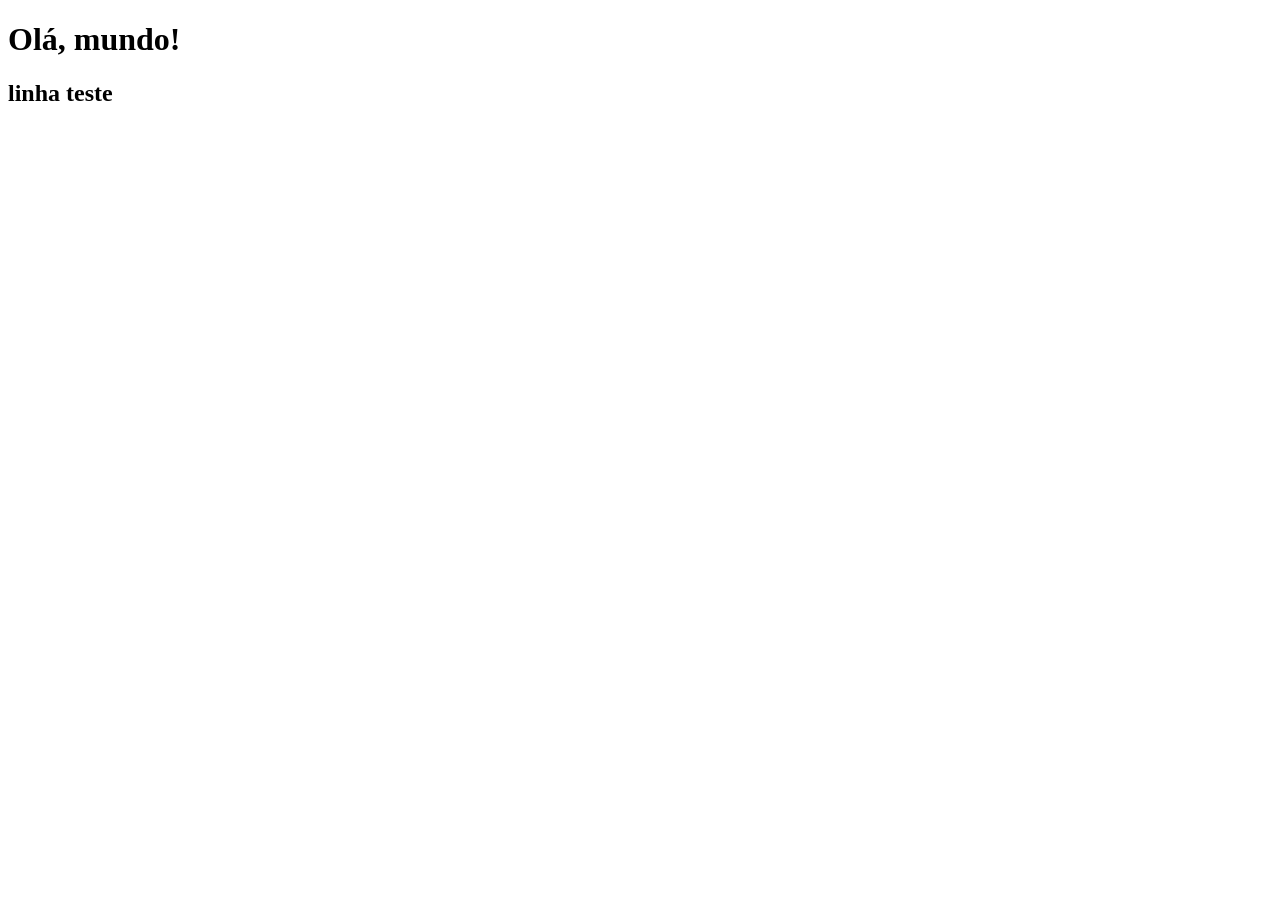
<file: index.html>
<!DOCTYPE html>
<html lang="en">
<head>
    <meta charset="UTF-8">
    <meta name="viewport" content="width=device-width, initial-scale=1.0">
    <title>Document</title>
</head>
<body>
    <h1>Olá, mundo!</h1>
    <h2>linha teste</h2>
    
</body>
</html>
</file>
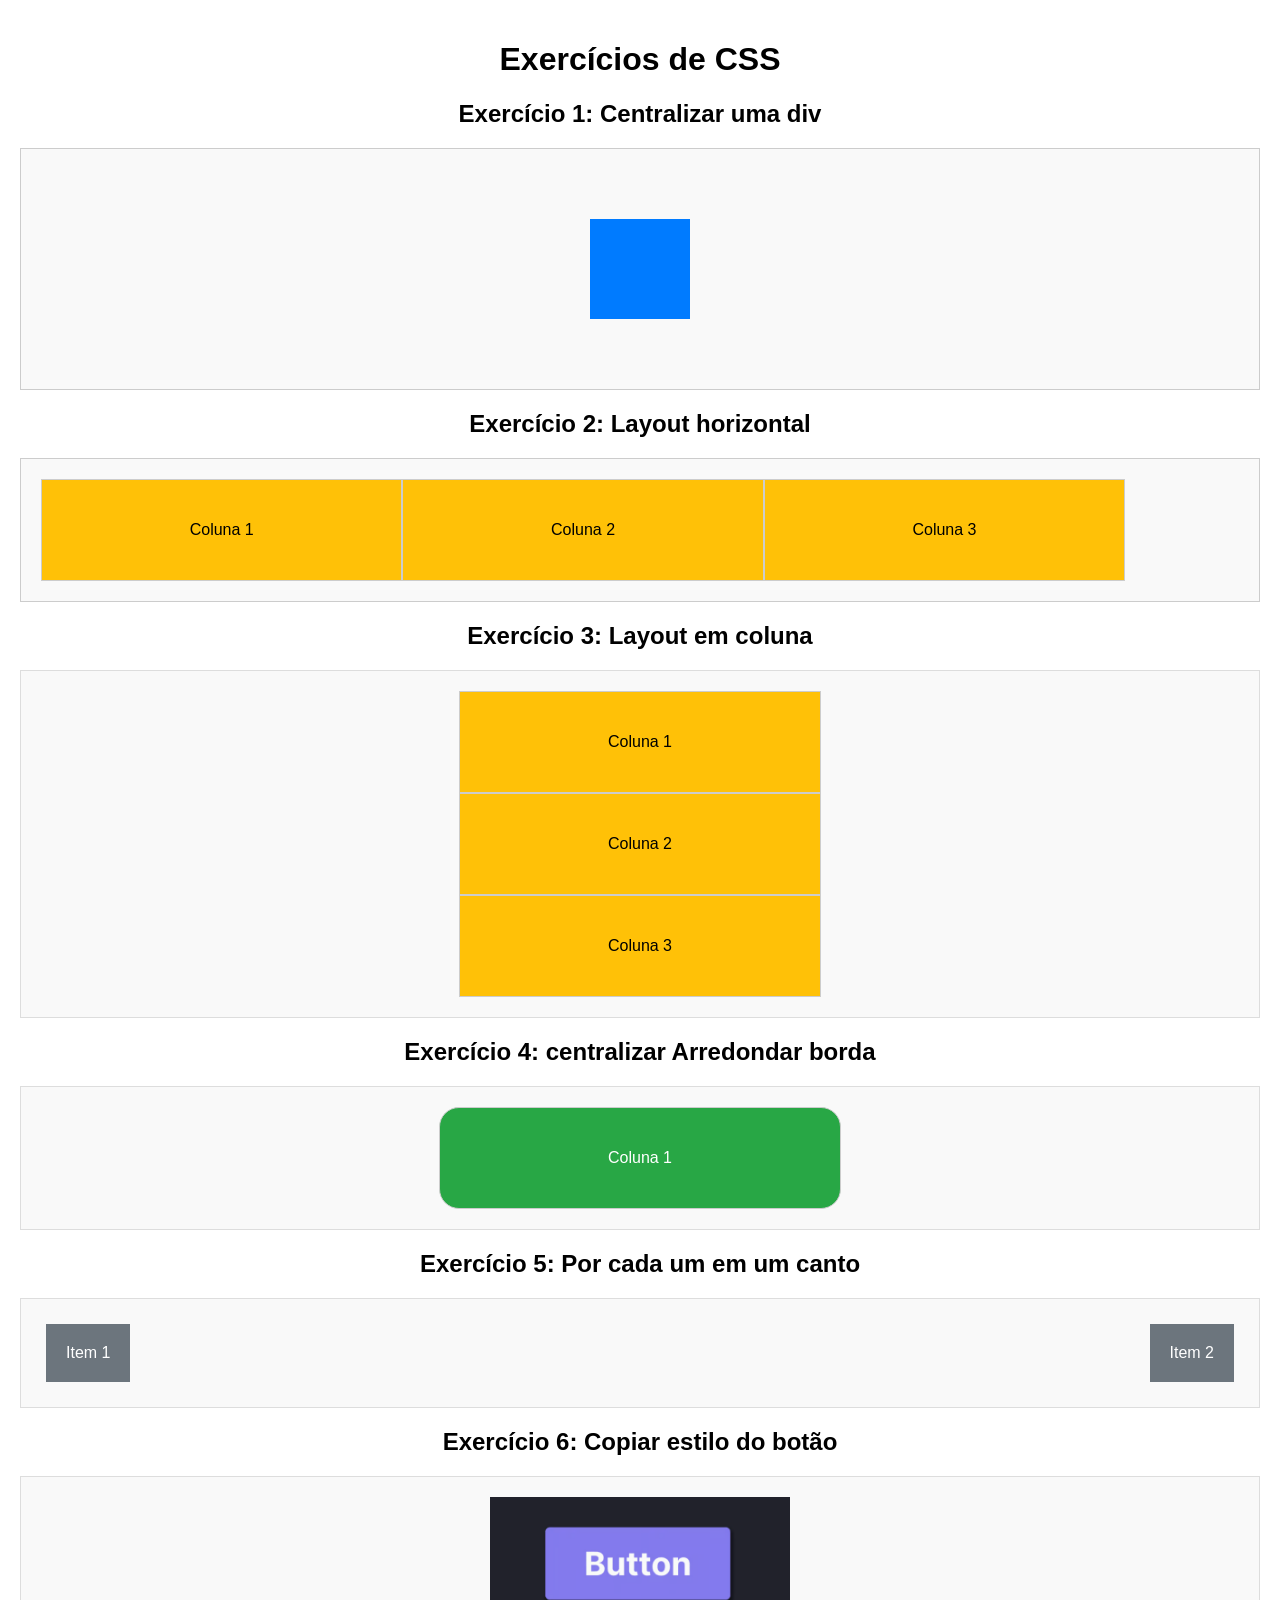
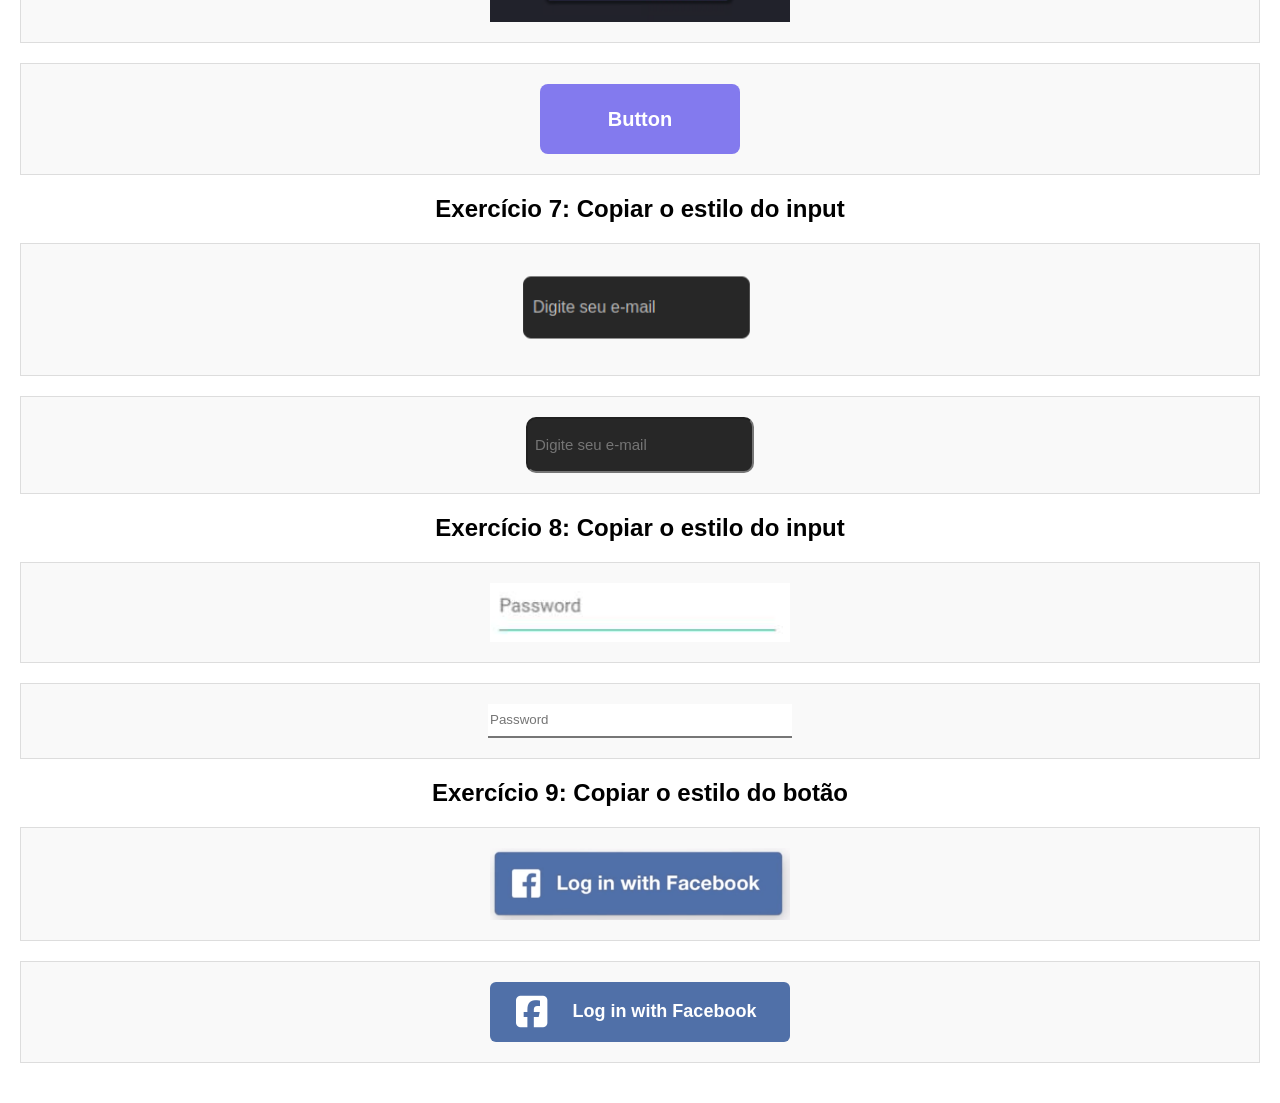
<file: Atividades/index.html>
<!DOCTYPE html>
<html lang="en">
<head>
    <meta charset="UTF-8">
    <meta name="viewport" content="width=device-width, initial-scale=1.0">
    <link rel="stylesheet" href="https://cdnjs.cloudflare.com/ajax/libs/font-awesome/6.7.0/css/all.min.css" integrity="sha512-9xKTRVabjVeZmc+GUW8GgSmcREDunMM+Dt/GrzchfN8tkwHizc5RP4Ok/MXFFy5rIjJjzhndFScTceq5e6GvVQ==" crossorigin="anonymous" referrerpolicy="no-referrer" />
    <title>Exercícios de CSS</title>
    <link rel="stylesheet" href="styles.css">
</head>
<body>
    <h1>Exercícios de CSS</h1>

    <section>
        <h2>Exercício 1: Centralizar uma div</h2>
        <div class="exercise exercise1">
            <div class="box"></div>
        </div>
    </section>

    <section>
        <h2>Exercício 2: Layout horizontal</h2>
        <div class="exercise exercise2">
            <div class="column">Coluna 1</div>
            <div class="column">Coluna 2</div>
            <div class="column">Coluna 3</div>
        </div>
    </section>

    <section>
        <h2>Exercício 3: Layout em coluna</h2>
        <div class="exercise exercise3">
            <div class="column">Coluna 1</div>
            <div class="column">Coluna 2</div>
            <div class="column">Coluna 3</div>
        </div>
    </section>

    <section>
        <h2>Exercício 4: centralizar Arredondar borda</h2>
        <div class="exercise exercise4">
            <div class="column">Coluna 1</div>
        </div>
    </section>

    <section>
        <h2>Exercício 5: Por cada um em um canto</h2>
        <div class="exercise exercise5">
            <div class="flex-item">Item 1</div>
            <div class="flex-item">Item 2</div>
        </div>
    </section>

    <section>
        <h2>Exercício 6: Copiar estilo do botão</h2>
        <div class="exercise exercise6">
            <img src="./images//btn.png" width="300px"/>
        </div>
        <div class="exercise exercise6">
            <button>Button</button>
        </div>
    </section>

    <section>
        <h2>Exercício 7: Copiar o estilo do input</h2>
        <div class="exercise exercise7">
            <img src="./images/input.png" width="300px"/>
        </div>
        <div class="exercise exercise7">
            <input type="text" placeholder="Digite seu e-mail">
        </div>
    </section>

    <section>
        <h2>Exercício 8: Copiar o estilo do input</h2>
        <div class="exercise exercise8">
            <img src="./images/image.png" width="300px"/>
        </div>
        <div class="exercise exercise8">
            <input type="text" placeholder="Password">
        </div>
    </section>

    <section>
        <h2>Exercício 9: Copiar o estilo do botão</h2>
        <div class="exercise exercise9">
            <img src="./images/image copy.png" width="300px"/>
        </div>
        <div class="exercise exercise9">
            <button> <i class="fa-brands fa-square-facebook"></i>
                <p>Log in with Facebook</p></button>
        </div>
    </section>


</body>
</html>
</file>
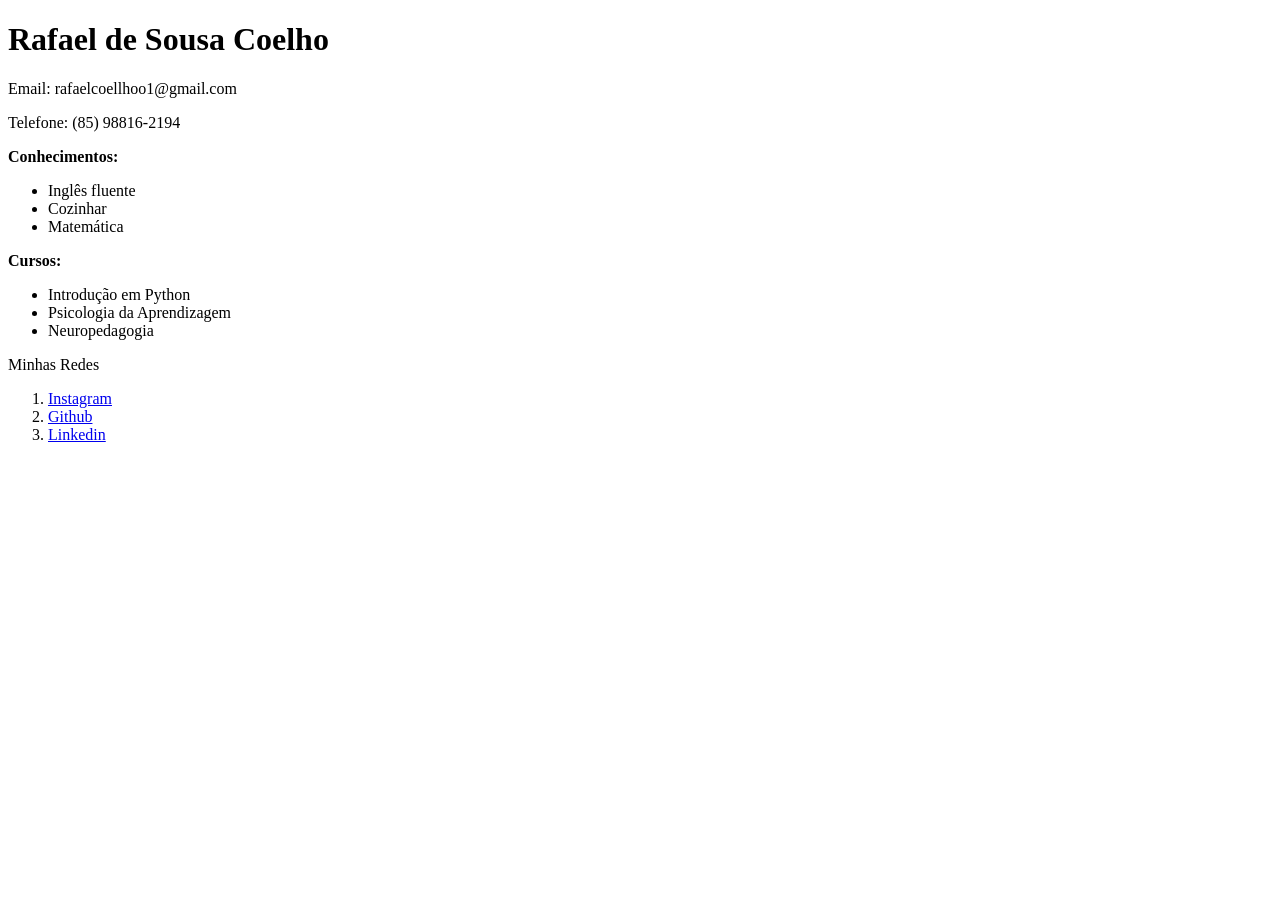
<file: Aula 1/index.html>
<!DOCTYPE html>
<html lang="en">
<head>
    <meta charset="UTF-8">
    <meta name="viewport" content="width=device-width, initial-scale=1.0">
    <title>Curriculum</title>
</head>
<body>
     <h1>Rafael de Sousa Coelho</h1>
    <p>Email: rafaelcoellhoo1@gmail.com</p>
    <p>Telefone: (85) 98816-2194</p>
    
    <b>Conhecimentos:</b>
    <ul>
        <li>Inglês fluente</li>
        <li>Cozinhar</li>
        <li>Matemática</li>
    </ul>

    <b>Cursos:</b>
    <ul>
        <li>Introdução em Python</li>
        <li>Psicologia da Aprendizagem</li>
        <li>Neuropedagogia</li>
    </ul>

    <p>Minhas Redes</p>
    <ol>
        <li><a href="https://instagram.com/rafaelcoellhoo" target="_blank">Instagram </a></li>
        <li><a href="https://github.com/rafaelcoellhoo" target="_blank">Github</a></li>
        <li><a href="https://www.linkedin.com/in/rafael-coelho-28a772203/" target="_blank">Linkedin</a></li>
    </ol>
    

</body>
</html>
</file>
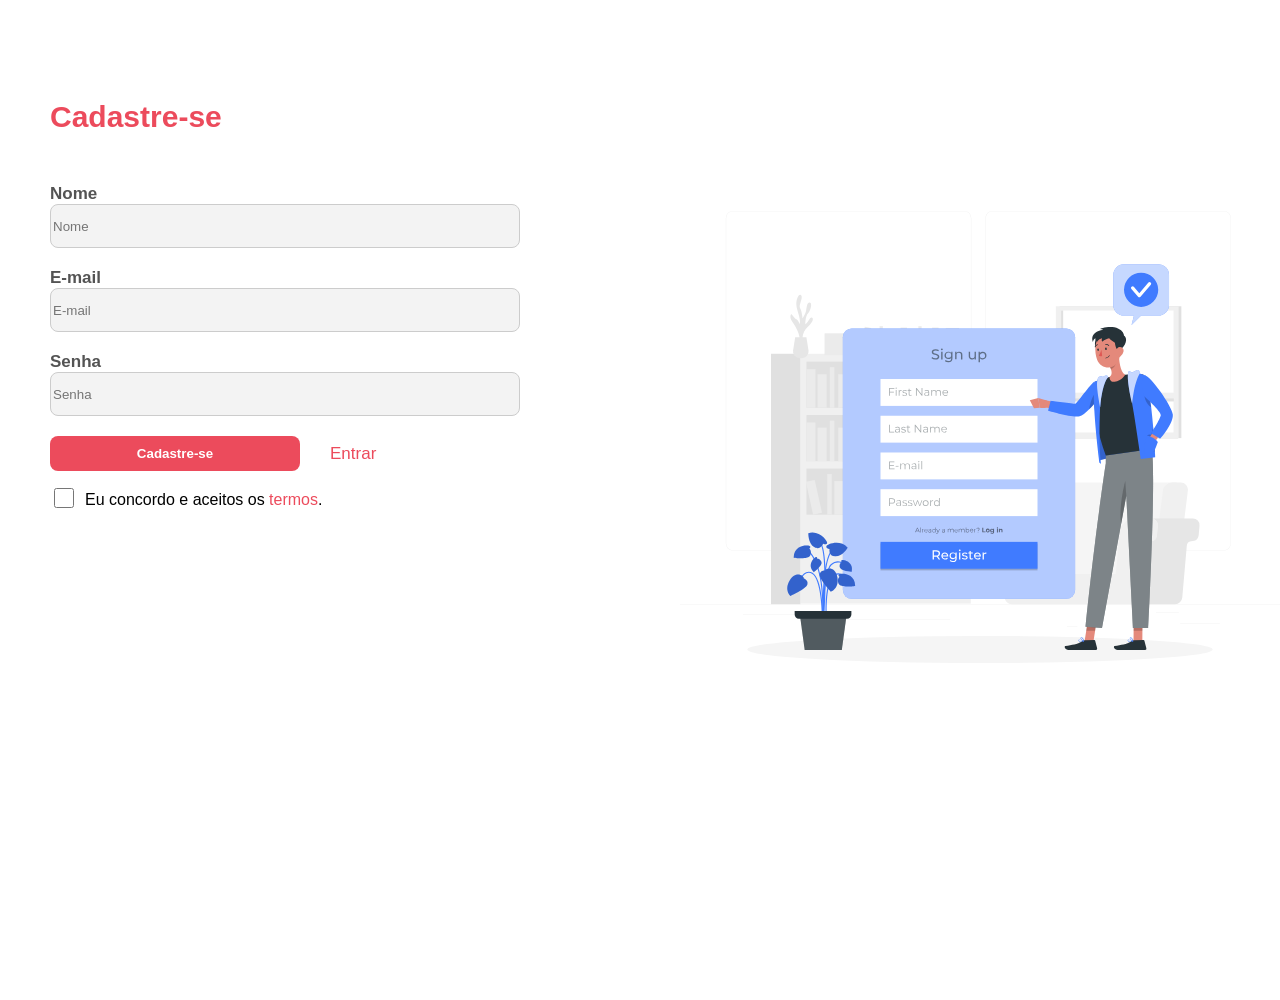
<file: Aula 3/index.html>
<!DOCTYPE html>
<html lang="en">
<head>
    <meta charset="UTF-8">
    <meta name="viewport" content="width=device-width, initial-scale=1.0">
    <link rel="stylesheet" href="style.css">
    <title>Página cadastro</title>
</head>
<body>
    <div class="container">
        <div class="esquerda">
            <h5>Cadastre-se</h5>
            <label for="name">Nome</label>
            <input type="text" name="name" id="name" placeholder="Nome">
            <label for="email">E-mail</label>
            <input type="email" name="email" id="email" placeholder="E-mail">
            <label for="pass">Senha</label>
            <input type="password" name="pass" id="pass" placeholder="Senha">
            <div class="opcoes">
                <button>Cadastre-se</button>
                <a href="https://pt-br.facebook.com/login/device-based/regular/login/" target="_blank">Entrar</a>
            </div>
            <div class="termos">
                <input type="checkbox" name="" id="check">
                <p>
                    Eu concordo e aceitos os 
                    <a 
                        href="https://pt-br.facebook.com/policies_center/"
                        target="_blank"
                    >
                        termos</a>.
                </p>
            </div>
        </div>
        <div class="direita">
            <img src="./sign-up-animate.svg" width="600px" alt="imagem-animada">
        </div>
    </div>
</body>
</html>
</file>
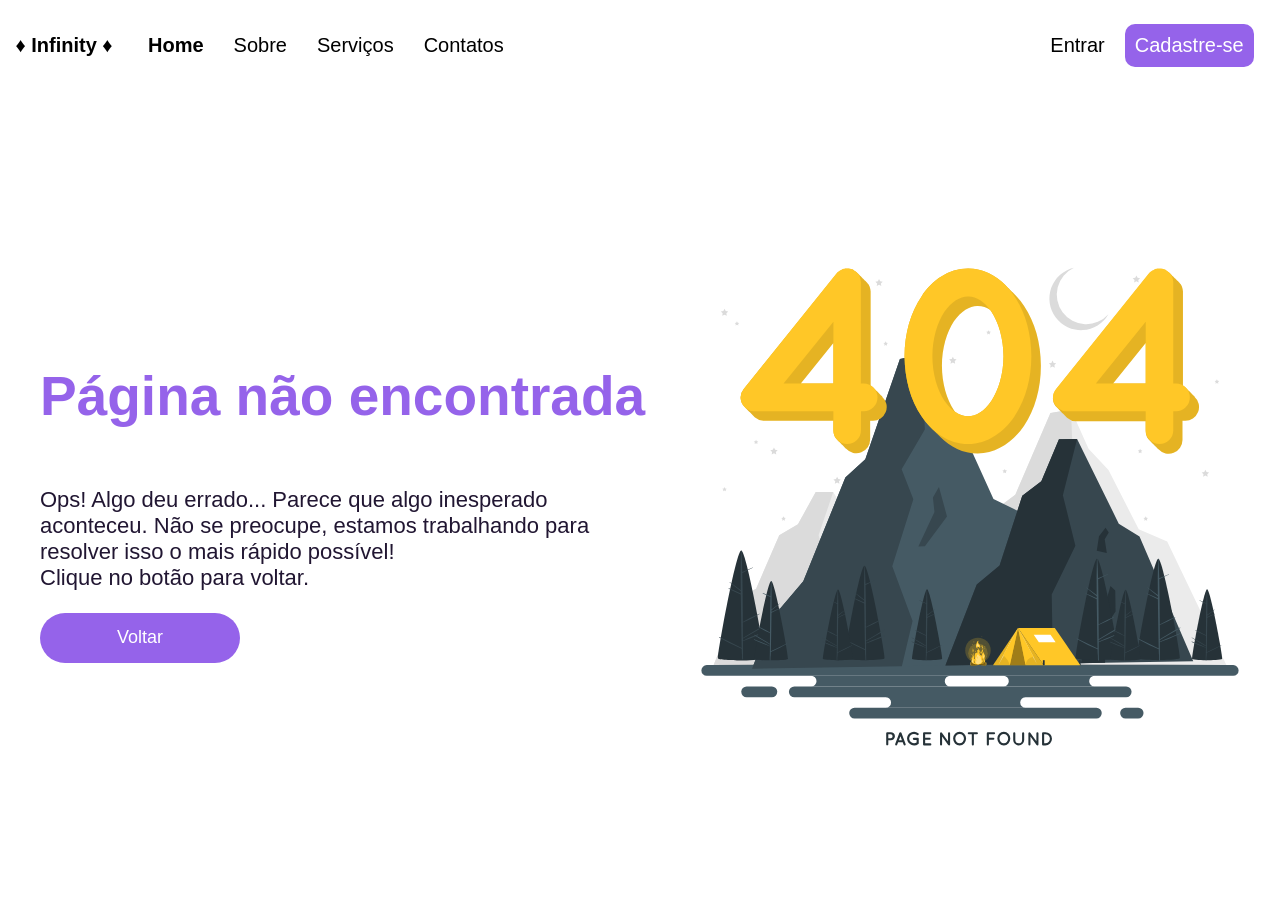
<file: Aula 4/index.html>
<!DOCTYPE html>
<html lang="en">
<head>
    <meta charset="UTF-8">
    <meta name="viewport" content="width=device-width, initial-scale=1.0">
    <link rel="stylesheet" href="style.css">
    <title>Página de Erro</title>
</head>
<body>
    <div class="container">
        <header>
            <div class="logo">
                <p> ♦︎ Infinity ♦︎</p>
            </div>
            <div class="navegacao">
                <nav>
                    <a href="" id="select">Home</a>
                    <a href="">Sobre</a>
                    <a href="">Serviços</a>
                    <a href="">Contatos</a>
                </nav>
            </div>
            <div class="btns">
                <a href="">Entrar</a>
                <button>Cadastre-se</button>
            </div>
        </header>
        <main>
            <div class="esquerda">
                <h1>Página não encontrada</h1>
                <p>Ops! Algo deu errado...
                    Parece que algo inesperado aconteceu. Não se preocupe, estamos trabalhando para resolver isso o mais rápido possível! <br>
                Clique no botão para voltar.</p>
                <button>Voltar</button>
            </div>
            <div class="direita">
                <img src="./images/404-error-with-a-landscape-animate.svg" width="600px" alt="imagem-animada">


            </div>
        </main>
    </div>
    
</body>
</html>
</file>
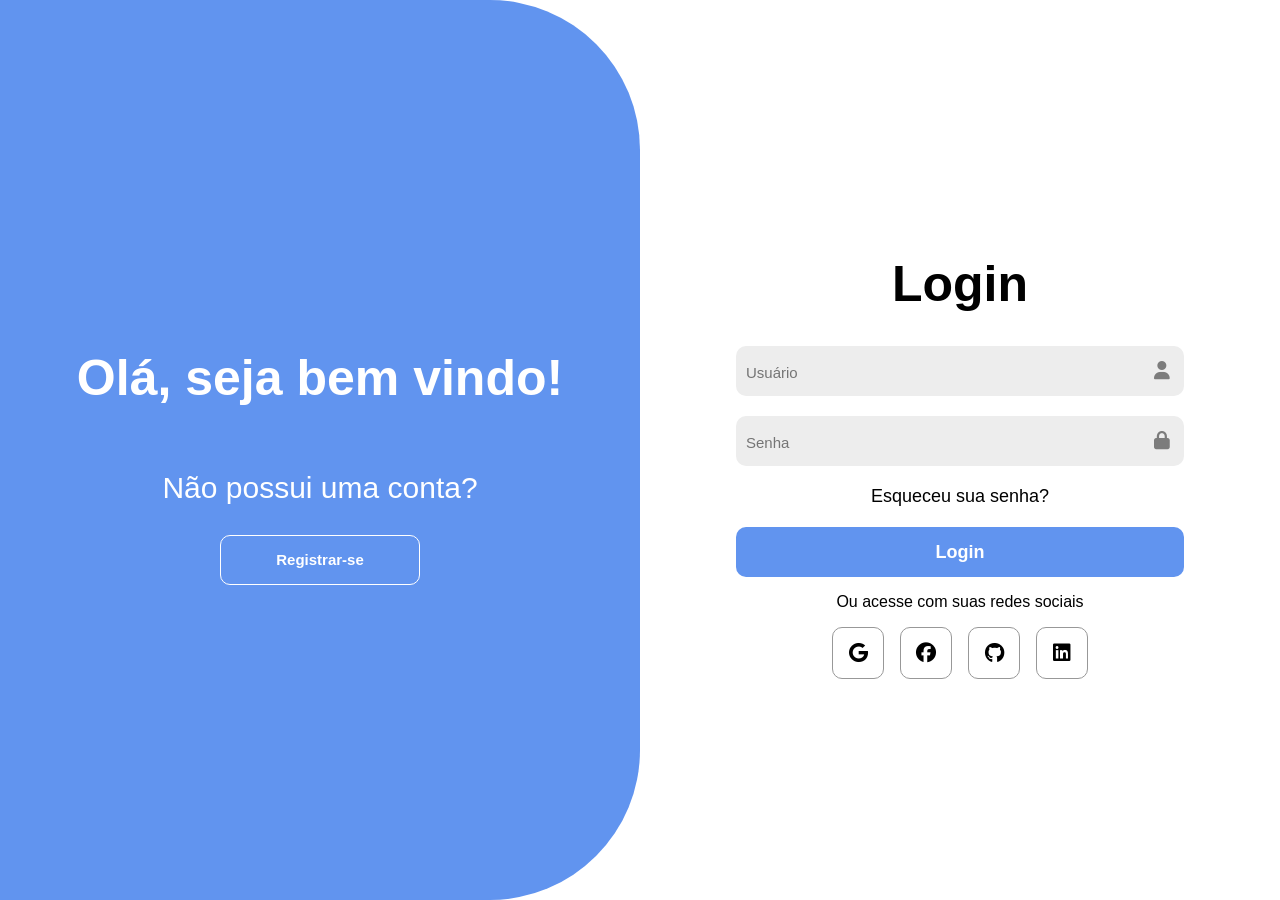
<file: Aula 5-6/index.html>
<!DOCTYPE html>
<html lang="en">
<head>
    <meta charset="UTF-8">
    <meta name="viewport" content="width=device-width, initial-scale=1.0">
    <link rel="stylesheet" href="style.css">
    <link rel="stylesheet" href="https://cdnjs.cloudflare.com/ajax/libs/font-awesome/6.7.0/css/all.min.css" integrity="sha512-9xKTRVabjVeZmc+GUW8GgSmcREDunMM+Dt/GrzchfN8tkwHizc5RP4Ok/MXFFy5rIjJjzhndFScTceq5e6GvVQ==" crossorigin="anonymous" referrerpolicy="no-referrer" />
    <title>Página login</title>
</head>
<body>
    <div class="container">
        <div class="esquerda">
            <h1>Olá, seja bem vindo!</h1>
            <p>Não possui uma conta?</p>
            <button>Registrar-se</button>

        </div>
        <div class="direita">
            <h1>Login</h1>
            <div class="inp">
                <div class="campo">
                    <input type="text" placeholder="Usuário">
                </div>
                <div class="icone">
                    <i class="fa-solid fa-user"></i>
                </div>
            </div>
            <div class="inp">
                <div class="campo">
                    <input type="password" placeholder="Senha">
                </div>
                <div class="icone">
                    <i class="fa-solid fa-lock"></i>
                </div> 
            </div>
            <a href="">Esqueceu sua senha?</a>
            <button>Login</button>
            <p>Ou acesse com suas redes sociais</p>
            <div class="opcoes">
                <div class="opcao">
                    <i class="fa-brands fa-google"></i>
                </div>
                <div class="opcao">
                    <i class="fa-brands fa-facebook"></i>
                </div>
                <div class="opcao">
                    <i class="fa-brands fa-github"></i>
                </div>
                <div class="opcao">
                    <i class="fa-brands fa-linkedin"></i>
                </div>
            </div>
        </div>

    </div>
    
</body>
</html>
</file>
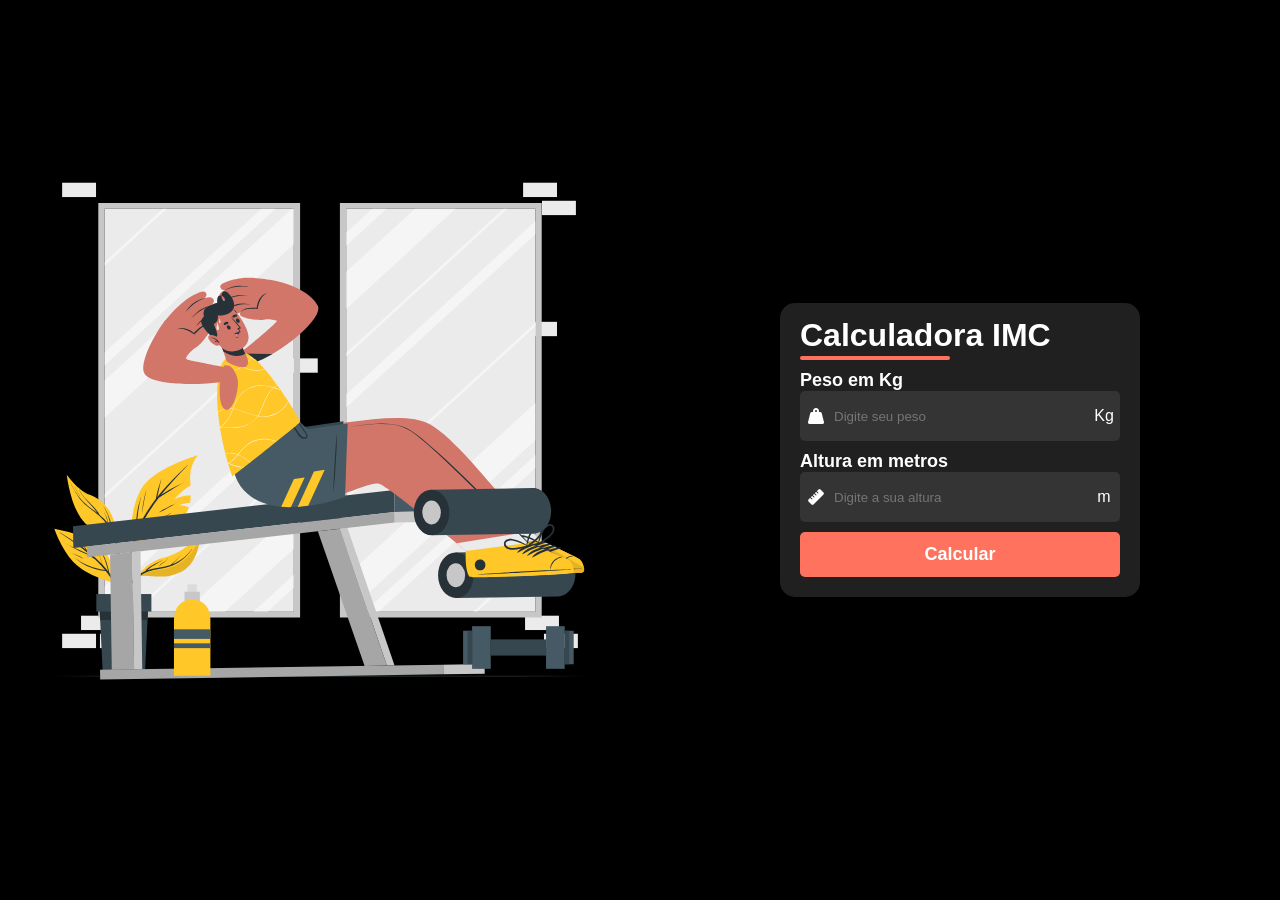
<file: Aula 7/index.html>
<!DOCTYPE html>
<html lang="en">
<head>
    <meta charset="UTF-8">
    <meta name="viewport" content="width=device-width, initial-scale=1.0">
    <link rel="stylesheet" href="style.css"> 
    <link rel="stylesheet" href="https://cdnjs.cloudflare.com/ajax/libs/font-awesome/6.7.0/css/all.min.css" integrity="sha512-9xKTRVabjVeZmc+GUW8GgSmcREDunMM+Dt/GrzchfN8tkwHizc5RP4Ok/MXFFy5rIjJjzhndFScTceq5e6GvVQ==" crossorigin="anonymous" referrerpolicy="no-referrer" />
    <title>Calculadora de IMC</title>
</head>
<body>
    <div class="container">
        <div class="esquerda">
            <img src="./images/workout-animate.svg" alt="imagem-animada">
        </div>
        <div class="direita">
            <div class="card">
                <div class="topo">
                    <h1>Calculadora IMC</h1>
                    <div class="linha"></div>
                </div>
                <div class="meio">
                    <div class="inp">
                        <label for="peso">Peso em Kg</label>
                        <div class="campo">
                            <div class="icone">
                                <i class="fa-solid fa-weight-hanging"></i>
                            </div>
                            <div class="campo-input">
                                <input type="number" name="peso" id="peso" placeholder="Digite seu peso">
                            </div>
                            <div class="valor">
                                <p>Kg</p>
                            </div>
                        </div>
                    </div>
                    <div class="inp">
                        <label for="altura">Altura em metros</label>
                        <div class="campo">
                            <div class="icone">
                                <i class="fa-solid fa-ruler"></i>
                            </div>
                            <div class="campo-input">
                                <input type="number" name="altura" id="altura" placeholder="Digite a sua altura">
                            </div>
                            <div class="valor">
                                <p>m</p>
                            </div>
                        </div>
                    </div>
                    <button id="btn">Calcular</button>
                </div>
                <div class="fim" id="fim">

                </div>
            </div>
        </div>
        <script src="./script.js"></script>
    </div>
</body>
</html>
</file>
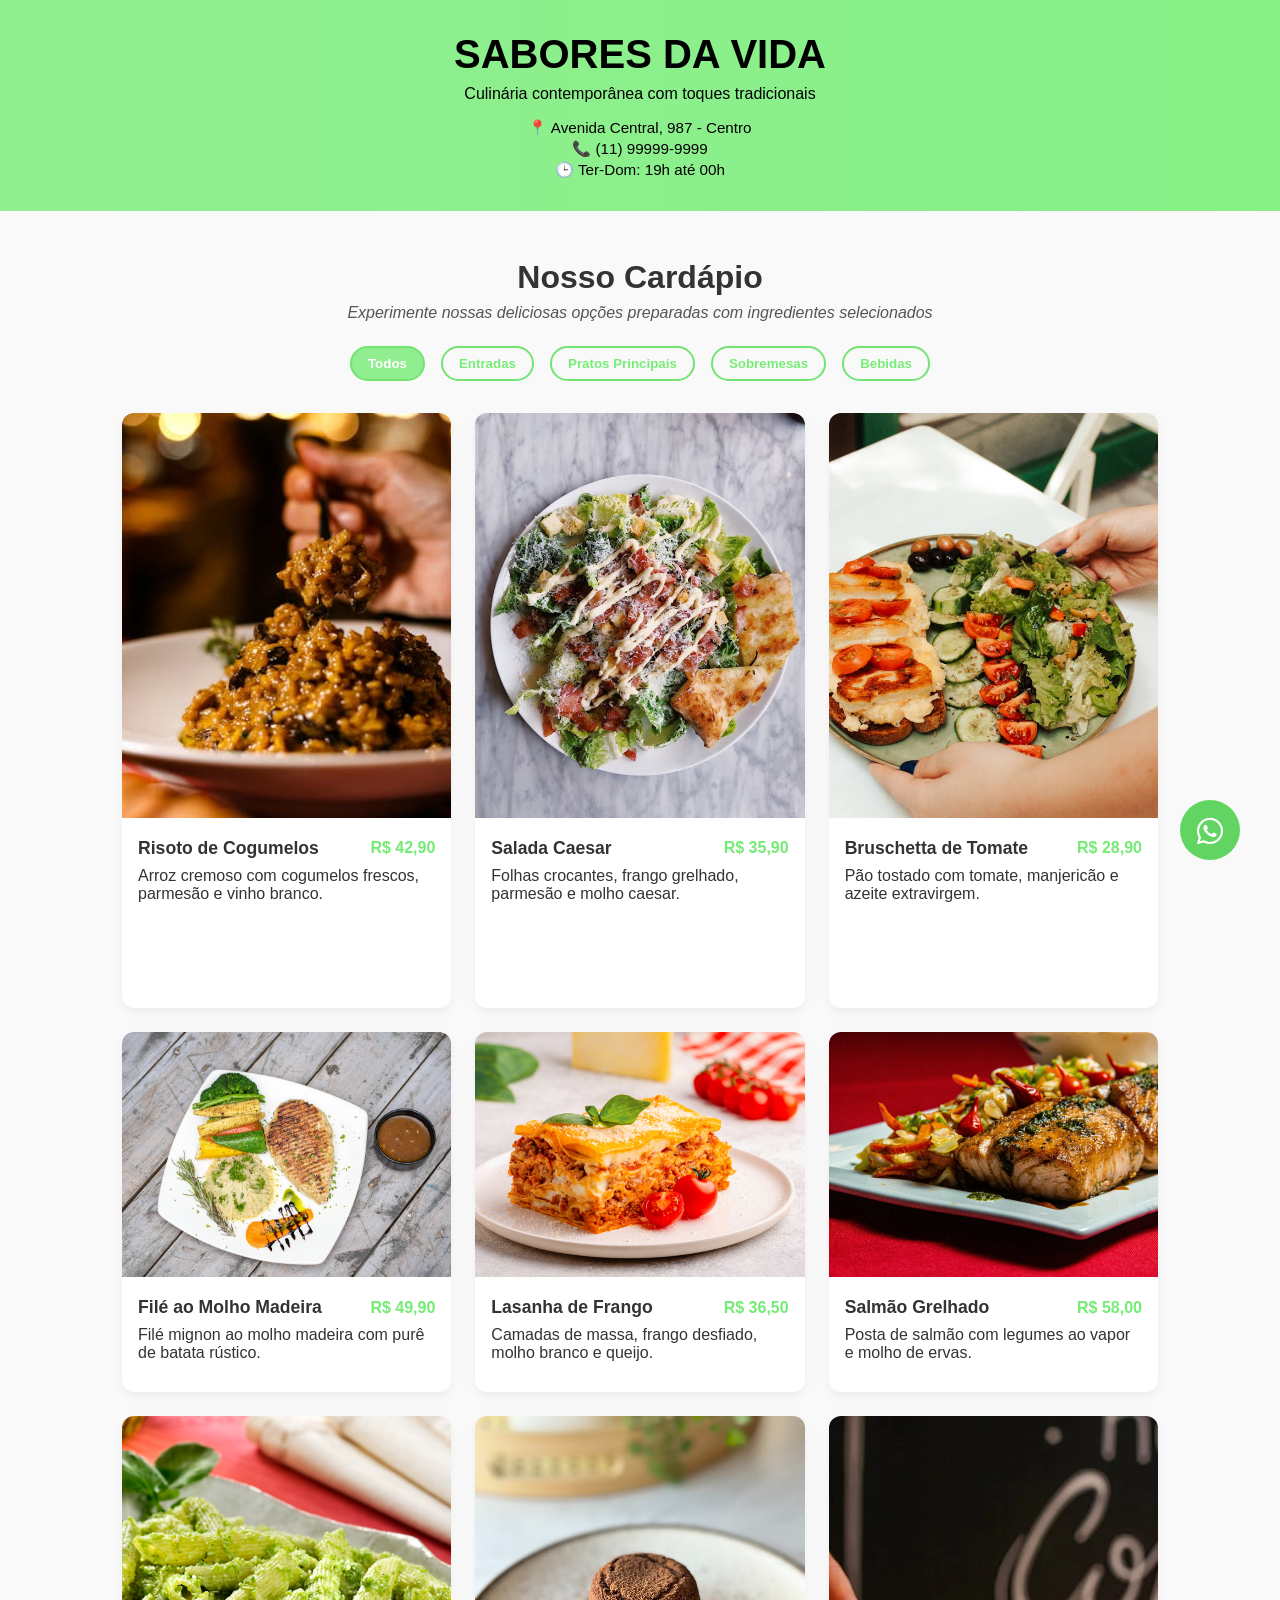
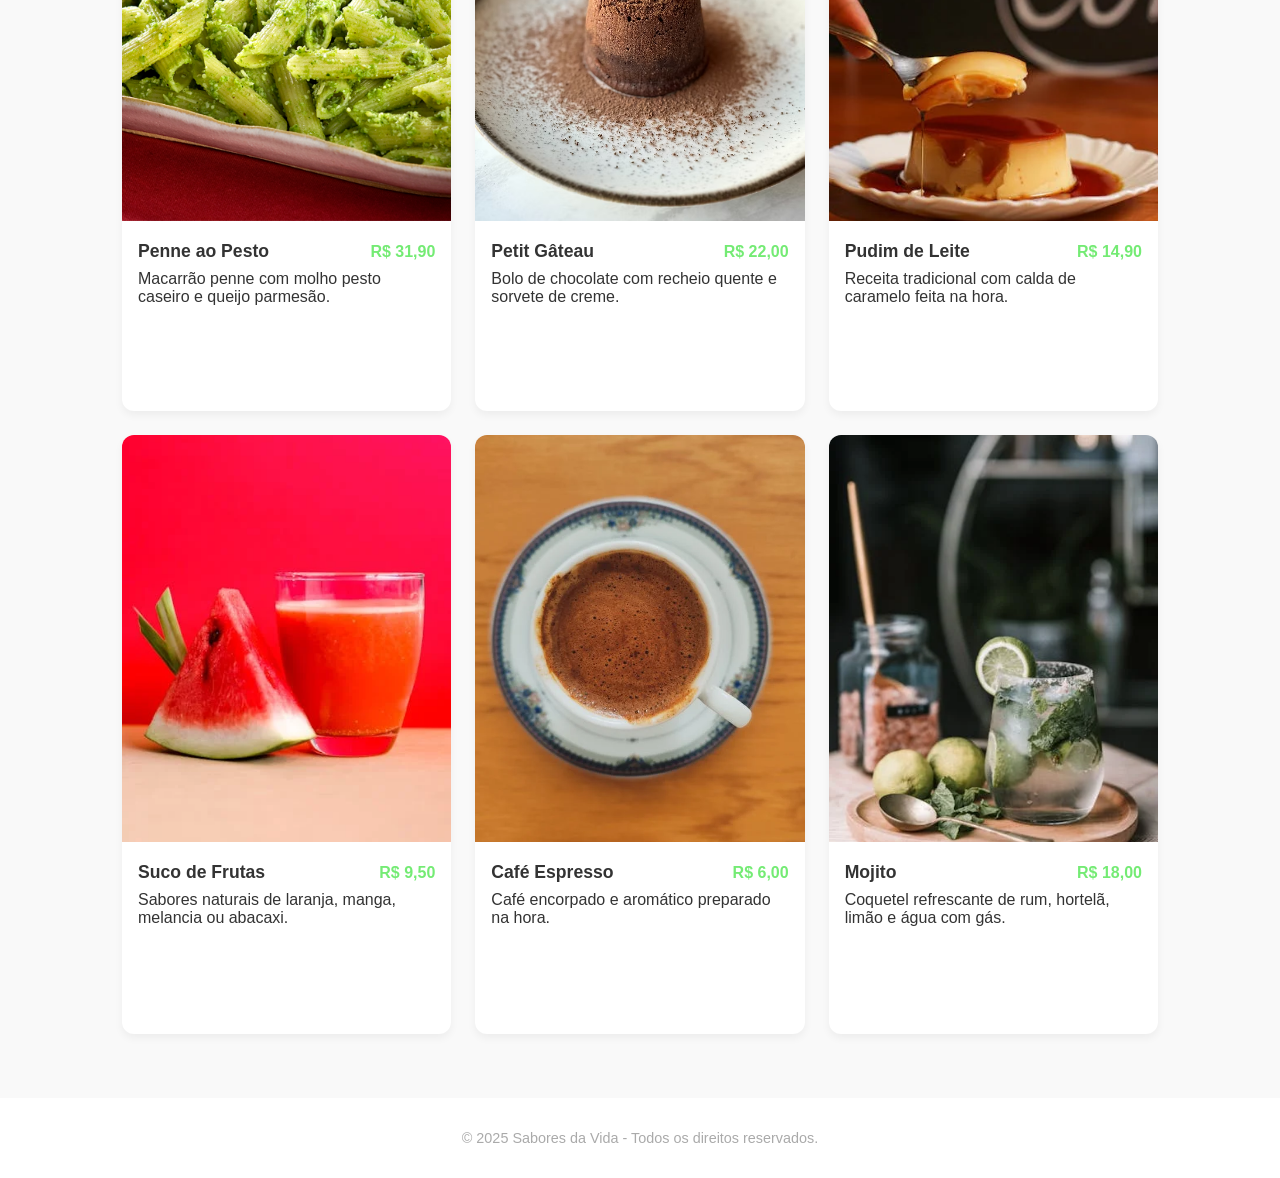
<file: Atividades/Desafio 10-04/index.html>
<!DOCTYPE html>
<html lang="pt-br">
  <head>
    <meta charset="UTF-8" />
    <meta name="viewport" content="width=device-width, initial-scale=1.0" />
    <title>Sabores da Vida</title>
    <link rel="stylesheet" href="https://cdnjs.cloudflare.com/ajax/libs/font-awesome/6.7.0/css/all.min.css" integrity="sha512-9xKTRVabjVeZmc+GUW8GgSmcREDunMM+Dt/GrzchfN8tkwHizc5RP4Ok/MXFFy5rIjJjzhndFScTceq5e6GvVQ==" crossorigin="anonymous" referrerpolicy="no-referrer" />
    <link rel="stylesheet" href="style.css" />
  </head>
  <body>
    <header>
      <h1>SABORES DA VIDA</h1>
      <p>Culinária contemporânea com toques tradicionais</p>
      <div class="info">
        <span>📍 Avenida Central, 987 - Centro</span>
        <span>📞 (11) 99999-9999</span>
        <span>🕒 Ter-Dom: 19h até 00h</span>
      </div>
    </header>

    <main>
      <section class="menu-section">
        <h2>Nosso Cardápio</h2>
        <p class="subtitle">
          Experimente nossas deliciosas opções preparadas com ingredientes
          selecionados
        </p>

        <div class="filters">
          <button class="active">Todos</button>
          <button>Entradas</button>
          <button>Pratos Principais</button>
          <button>Sobremesas</button>
          <button>Bebidas</button>
        </div>

        <div class="menu-grid">
            <div class="card">
              <img src="./images/cogumelo.jpeg" alt="Risoto de Cogumelos">
              <div class="card-content">
                <h3>Risoto de Cogumelos <span class="price">R$ 42,90</span></h3>
                <p>Arroz cremoso com cogumelos frescos, parmesão e vinho branco.</p>
              </div>
            </div>
          
            <div class="card">
              <img src="./images/salada caesar.jpeg" alt="Salada Caesar">
              <div class="card-content">
                <h3>Salada Caesar <span class="price">R$ 35,90</span></h3>
                <p>Folhas crocantes, frango grelhado, parmesão e molho caesar.</p>
              </div>
            </div>
          
            <div class="card">
              <img src="./images/bruschetta.jpeg" alt="Bruschetta de Tomate">
              <div class="card-content">
                <h3>Bruschetta de Tomate <span class="price">R$ 28,90</span></h3>
                <p>Pão tostado com tomate, manjericão e azeite extravirgem.</p>
              </div>
            </div>
          
            <div class="card">
              <img src="./images/file molho madeira.jpeg" alt="Filé ao Molho Madeira">
              <div class="card-content">
                <h3>Filé ao Molho Madeira <span class="price">R$ 49,90</span></h3>
                <p>Filé mignon ao molho madeira com purê de batata rústico.</p>
              </div>
            </div>
          
            <div class="card">
              <img src="./images/LASANHA-DE-FRANGO-COM-QUEIJO.webp" alt="Lasanha de Frango">
              <div class="card-content">
                <h3>Lasanha de Frango <span class="price">R$ 36,50</span></h3>
                <p>Camadas de massa, frango desfiado, molho branco e queijo.</p>
              </div>
            </div>
          
            <div class="card">
              <img src="./images/salmao grelhado.jpg" alt="Salmão Grelhado">
              <div class="card-content">
                <h3>Salmão Grelhado <span class="price">R$ 58,00</span></h3>
                <p>Posta de salmão com legumes ao vapor e molho de ervas.</p>
              </div>
            </div>
          
            <div class="card">
              <img src="./images/penne.jpg" alt="Penne ao Pesto">
              <div class="card-content">
                <h3>Penne ao Pesto <span class="price">R$ 31,90</span></h3>
                <p>Macarrão penne com molho pesto caseiro e queijo parmesão.</p>
              </div>
            </div>
          
            <div class="card">
              <img src="./images/petit gateau.avif" alt="Petit Gâteau">
              <div class="card-content">
                <h3>Petit Gâteau <span class="price">R$ 22,00</span></h3>
                <p>Bolo de chocolate com recheio quente e sorvete de creme.</p>
              </div>
            </div>
          
            <div class="card">
              <img src="./images/pudim.webp" alt="Pudim de Leite">
              <div class="card-content">
                <h3>Pudim de Leite <span class="price">R$ 14,90</span></h3>
                <p>Receita tradicional com calda de caramelo feita na hora.</p>
              </div>
            </div>
          
            <div class="card">
              <img src="./images/suco.webp" alt="Suco de Frutas">
              <div class="card-content">
                <h3>Suco de Frutas <span class="price">R$ 9,50</span></h3>
                <p>Sabores naturais de laranja, manga, melancia ou abacaxi.</p>
              </div>
            </div>
          
            <div class="card">
              <img src="./images/cafe.webp" alt="Café Espresso">
              <div class="card-content">
                <h3>Café Espresso <span class="price">R$ 6,00</span></h3>
                <p>Café encorpado e aromático preparado na hora.</p>
              </div>
            </div>
          
            <div class="card">
              <img src="./images/mojito.webp" alt="Mojito">
              <div class="card-content">
                <h3>Mojito <span class="price">R$ 18,00</span></h3>
                <p>Coquetel refrescante de rum, hortelã, limão e água com gás.</p>
              </div>
            </div>
          </div>
          
      </section>
    </main>
<div class="whatsapp">
<a href="https://wa.me/99999999999"  target="blank">
<i class="fa-brands fa-whatsapp"></i></i>
</a>
</div>
    <footer>© 2025 Sabores da Vida - Todos os direitos reservados.</footer>
  </body>
</html>
</file>
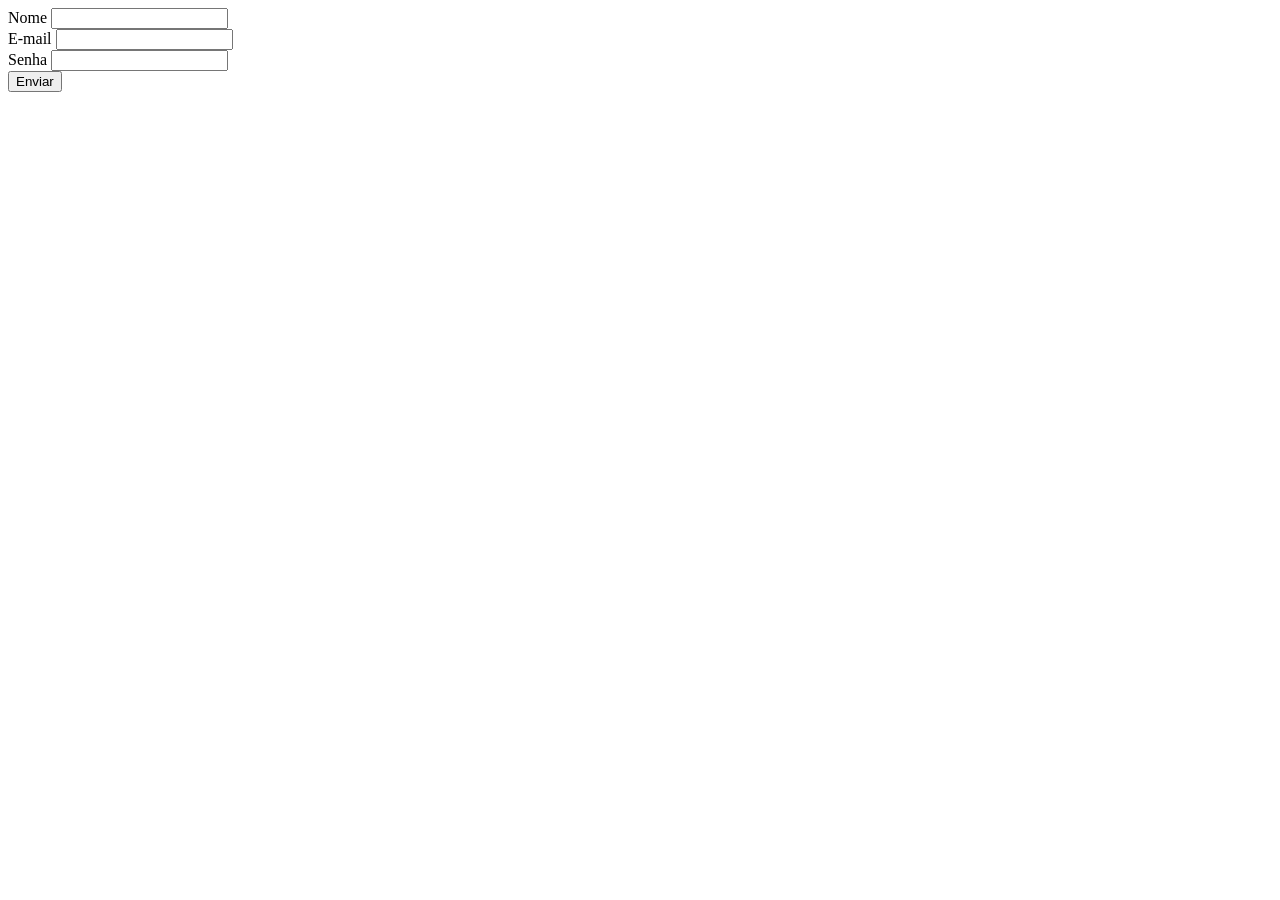
<file: Aula 1/form.html>
<!DOCTYPE html>
<html lang="en">
<head>
    <meta charset="UTF-8">
    <meta name="viewport" content="width=device-width, initial-scale=1.0">
    <title>Formulário</title>
</head>
<body>
    <form action="">
        <label for="">Nome</label>
        <input required type="text">
        <br>
        <label for="">E-mail</label>
        <input required type="email" name="" id="">
        <br>
        <label for="">Senha</label>
        <input required type="password" name="" id="">
        <br>
        <button type="submit">Enviar</button>
    </form>
</body>
</html>
</file>
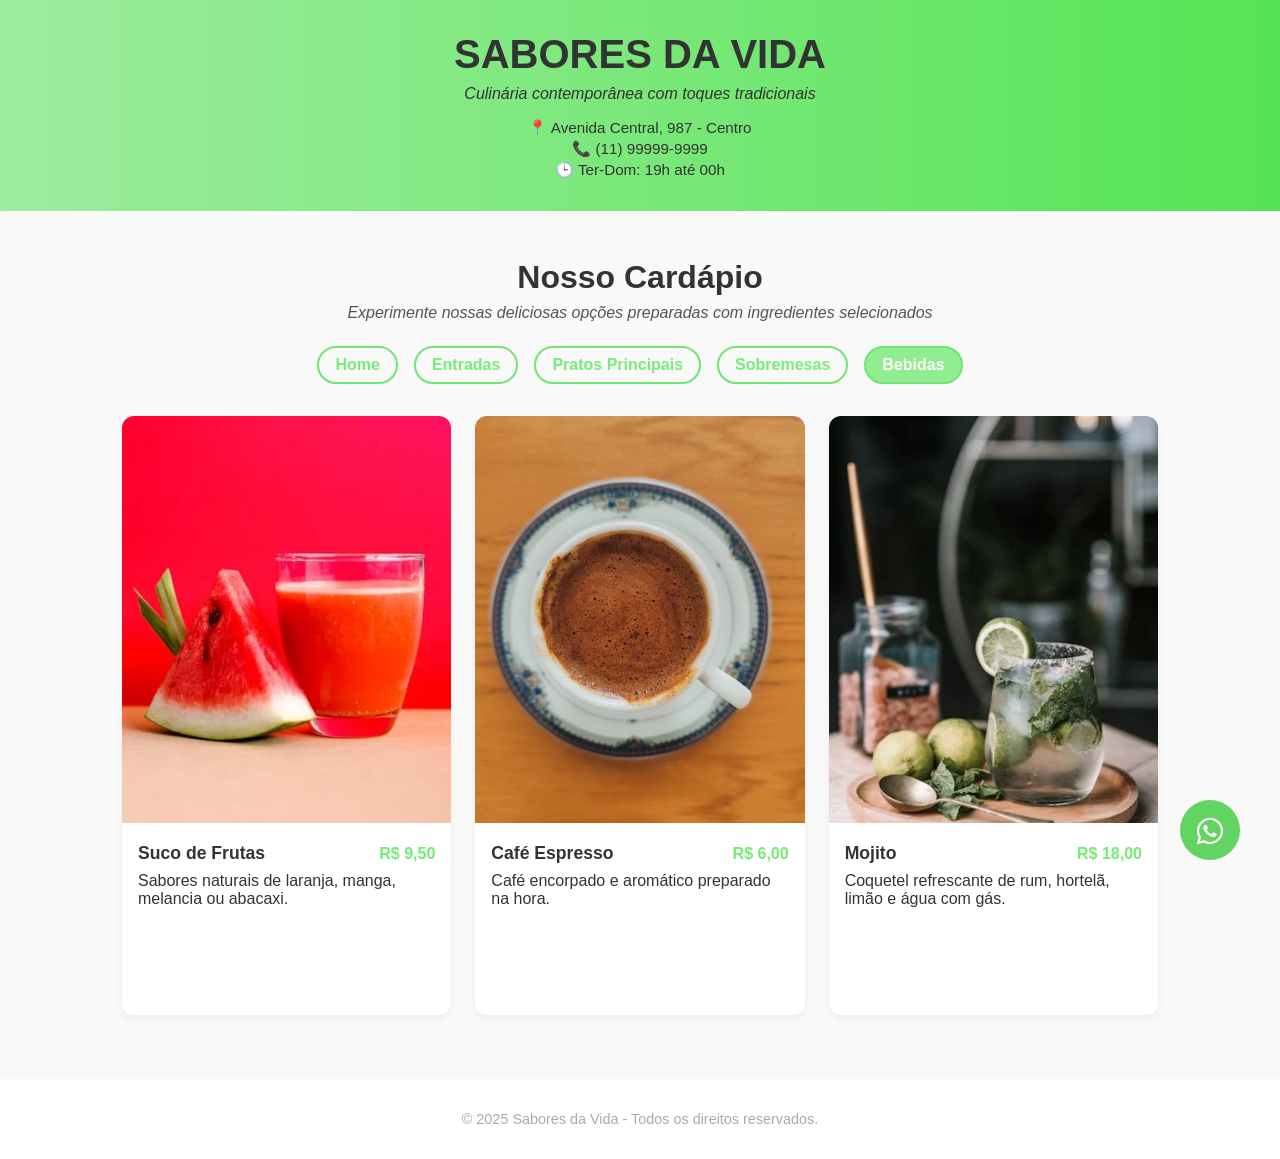
<file: Atividades/Desafio 10-04/bebidas.html>
<!DOCTYPE html>
<html lang="pt-br">
  <head>
    <meta charset="UTF-8" />
    <meta name="viewport" content="width=device-width, initial-scale=1.0" />
    <title>Sabores da Vida</title>
    <link rel="stylesheet" href="https://cdnjs.cloudflare.com/ajax/libs/font-awesome/6.7.0/css/all.min.css" integrity="sha512-9xKTRVabjVeZmc+GUW8GgSmcREDunMM+Dt/GrzchfN8tkwHizc5RP4Ok/MXFFy5rIjJjzhndFScTceq5e6GvVQ==" crossorigin="anonymous" referrerpolicy="no-referrer" />
    <link rel="stylesheet" href="bebidas.css" />
  </head>
  <body>
    <header>
      <h1>SABORES DA VIDA</h1>
      <p>Culinária contemporânea com toques tradicionais</p>
      <div class="info">
        <span>📍 Avenida Central, 987 - Centro</span>
        <span>📞 (11) 99999-9999</span>
        <span>🕒 Ter-Dom: 19h até 00h</span>
      </div>
    </header>

    <main>
      <section class="menu-section">
        <h2>Nosso Cardápio</h2>
        <p class="subtitle">
          Experimente nossas deliciosas opções preparadas com ingredientes
          selecionados
        </p>

        <div class="filters">
            <a href="./home.html">Home</a>
            <a href="./Entradas.html">Entradas</a>
            <a href="./principais.html">Pratos Principais</a>
            <a href="./sobremesas.html">Sobremesas</a>
            <a class="active" href="./bebidas.html">Bebidas</a>
        </div>

        <div class="menu-grid">
            <div class="card">
                <img src="./images/suco.webp" alt="Suco de Frutas">
                <div class="card-content">
                  <h3>Suco de Frutas <span class="price">R$ 9,50</span></h3>
                  <p>Sabores naturais de laranja, manga, melancia ou abacaxi.</p>
                </div>
              </div>
          
              <div class="card">
                <img src="./images/cafe.webp" alt="Café Espresso">
                <div class="card-content">
                  <h3>Café Espresso <span class="price">R$ 6,00</span></h3>
                  <p>Café encorpado e aromático preparado na hora.</p>
                </div>
              </div>

            <div class="card">
              <img src="./images/mojito.webp" alt="Mojito">
              <div class="card-content">
                <h3>Mojito <span class="price">R$ 18,00</span></h3>
                <p>Coquetel refrescante de rum, hortelã, limão e água com gás.</p>
              </div>
            </div>
          
          
        
      </section>
    </main>
<div class="whatsapp">
<a href="https://wa.me/99999999999"  target="blank">
<i class="fa-brands fa-whatsapp"></i></i>
</a>
</div>
    <footer>© 2025 Sabores da Vida - Todos os direitos reservados.</footer>
  </body>
</html>
</file>
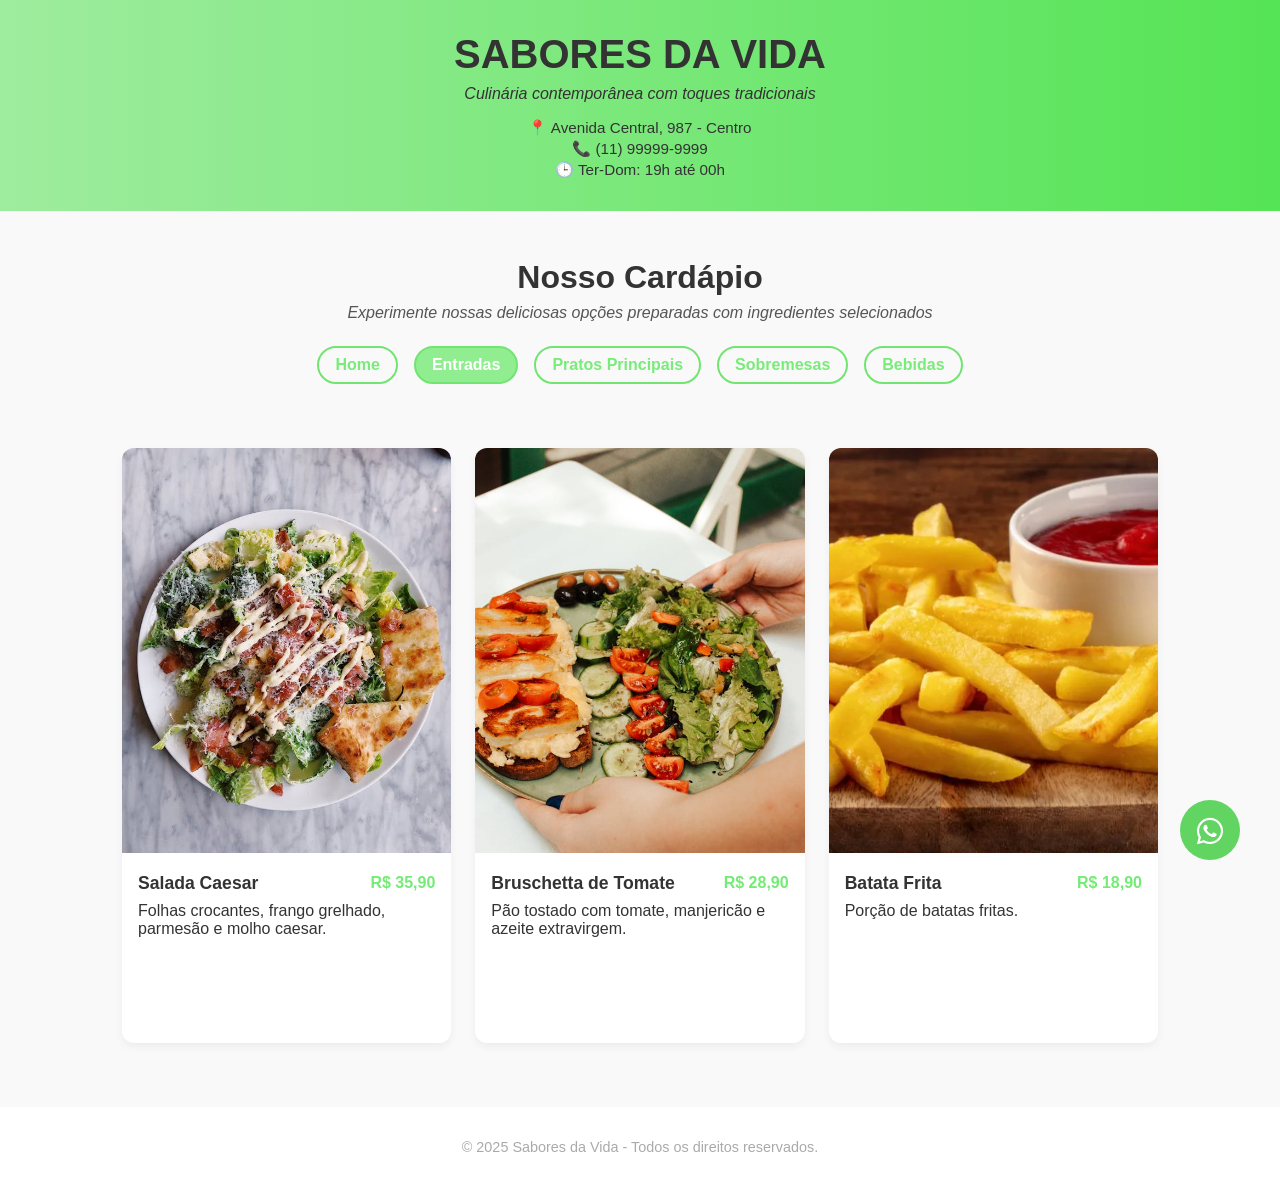
<file: Atividades/Desafio 10-04/Entradas.html>
<!DOCTYPE html>
<html lang="pt-br">
  <head>
    <meta charset="UTF-8" />
    <meta name="viewport" content="width=device-width, initial-scale=1.0" />
    <title>Sabores da Vida</title>
    <link rel="stylesheet" href="https://cdnjs.cloudflare.com/ajax/libs/font-awesome/6.7.0/css/all.min.css" integrity="sha512-9xKTRVabjVeZmc+GUW8GgSmcREDunMM+Dt/GrzchfN8tkwHizc5RP4Ok/MXFFy5rIjJjzhndFScTceq5e6GvVQ==" crossorigin="anonymous" referrerpolicy="no-referrer" />
    <link rel="stylesheet" href="entradas.css" />
  </head>
  <body>
    <header>
      <h1>SABORES DA VIDA</h1>
      <p>Culinária contemporânea com toques tradicionais</p>
      <div class="info">
        <span>📍 Avenida Central, 987 - Centro</span>
        <span>📞 (11) 99999-9999</span>
        <span>🕒 Ter-Dom: 19h até 00h</span>
      </div>
    </header>

    <main>
      <section class="menu-section">
        <h2>Nosso Cardápio</h2>
        <p class="subtitle">
          Experimente nossas deliciosas opções preparadas com ingredientes
          selecionados
        </p>

        <div class="filters">
          <div class="filters">
            <a href="./home.html">Home</a>
            <a class="active" href="./Entradas.html">Entradas</a>
            <a href="./principais.html">Pratos Principais</a>
            <a href="./sobremesas.html">Sobremesas</a>
            <a href="./bebidas.html">Bebidas</a>
          </div>
        </div>

        <div class="menu-grid">
            <div class="card">
              <img src="./images/salada caesar.jpeg" alt="Salada Caesar">
              <div class="card-content">
                <h3>Salada Caesar <span class="price">R$ 35,90</span></h3>
                <p>Folhas crocantes, frango grelhado, parmesão e molho caesar.</p>
              </div>
            </div>
          
            <div class="card">
              <img src="./images/bruschetta.jpeg" alt="Bruschetta de Tomate">
              <div class="card-content">
                <h3>Bruschetta de Tomate <span class="price">R$ 28,90</span></h3>
                <p>Pão tostado com tomate, manjericão e azeite extravirgem.</p>
              </div>
            </div>
            <div class="card">
              <img src="./images/batata.webp" alt="Batata Frita">
              <div class="card-content">
                <h3>Batata Frita <span class="price">R$ 18,90</span></h3>
                <p>Porção de batatas fritas.</p>
              </div>
            </div>
          
          
        
      </section>
    </main>
<div class="whatsapp">
<a href="https://wa.me/99999999999"  target="blank">
<i class="fa-brands fa-whatsapp"></i></i>
</a>
</div>
    <footer>© 2025 Sabores da Vida - Todos os direitos reservados.</footer>
  </body>
</html>
</file>
<file: Atividades/styles.css>
body {
    font-family: Arial, sans-serif;
    margin: 0;
    padding: 20px;
}

h1, h2 {
    text-align: center;
}

.exercise {
    margin: 20px 0;
    padding: 20px;
    border: 1px solid #ddd;
    background-color: #f9f9f9;
}

/* Exercicio 1: Centralizar uma div */
.exercise1 {
    position: relative;
    height: 200px;
    border: 1px solid #ccc;
    display: flex;
    align-items: center;
    justify-content: center;
}
.exercise1 .box {
    width: 100px;
    height: 100px;
    background-color: #007bff;
}

/* Exercicio 2: Centralizar texto verticalmente */
.exercise2 {
    height: auto;
    padding: 20px;
    border: 1px solid #ccc;
    display: flex;
}
.exercise2 .column {
    width: 30%;
    height: 100px;
    background-color: #ffc107;
    text-align: center;
    line-height: 100px;
    border: 1px solid #ccc;
    display: flex;
    align-items: center;
    justify-content: center;
}

/* Exercicio 3: Layout em coluna */
.exercise3 {
    display: flex;
    flex-direction: column;
    align-items: center;
    justify-content: center;
}
.exercise3 .column {
    width: 30%;
    height: 100px;
    background-color: #ffc107;
    text-align: center;
    line-height: 100px;
    border: 1px solid #ccc;
    
}

/* Exercicio 4: centralizar e arredondar*/
.exercise4 {
    display: flex;
    align-items: center;
    justify-content: center;
    
}
.exercise4 .column {
    width: 400px;
    height: 100px;
    color: #fff;
    background-color: #28a745;
    text-align: center;
    line-height: 100px;
    border: 1px solid #ccc;
    border-radius: 20px;

}

/* Exercicio 5: Alinhamento flexível */
.exercise5 {
    display: flex;
    align-items: center;
    justify-content: space-between;
}
.exercise5 .flex-item {
    background-color: #6c757d;
    color: white;
    padding: 20px;
    margin: 5px;
}

/* Exercicio 6: Botão */
.exercise6 {
    display: flex;
    align-items: center;
    justify-content: center;
}
.exercise6 button {
    width: 200px;
    height: 70px;
    background-color: #837AEE;
    font-size: 20px;
    color: white;
    font-weight: bold;
    border-radius: 8px;
    border: none;
    
}

/* Exercicio 7: Input */
.exercise7 {
    display: flex;
    align-items: center;
    justify-content: center;
}
.exercise7 input {
    width: 220px;
    height: 50px;
    border-radius: 10px;
    background-color: #272727;
    

}
.exercise7 input::placeholder {
    font-size: 15px;
    padding-left: 5px;
}

.exercise8 {
    display: flex;
    align-items: center;
    justify-content: center;
}

.exercise8 input{
    width: 300px;
    height: 30px;
    border-top: none;
    border-left: none;
    border-right: none;
}

.exercise9 {
    display: flex;
    align-items: center;
    justify-content: center;
}


.exercise9 button{
    width: 300px;
    height: 60px;
    background-color: #5070a8;
    color: white;
    font-size: 18px;
    font-family: sans-serif;
    font-weight: bold;
    border: none;
    border-radius: 6px;
    display: flex;
    align-items: center;
    justify-content: space-between;
}

.exercise9 button p{
    width: 90%;
}
.exercise9 button i{
    width: 10%;
    font-size: 36px;
    margin-left: 20px;
   
}
</file>
<file: Aula 3/style.css>
body{
    margin: 0;
    padding: 0;
    font-family: sans-serif;
}


.container{
    width: 100%;
    height: 100vh;
    display: flex;
}

.container .esquerda{
    width: 50%;
    height: 100%;
    display: flex;
    flex-direction: column;
    padding: 50px;
}

.container .direita{
    width: 50%;
    height: 100%;
    display: flex;
    align-items: center;
    justify-content: center;
}

.container .esquerda h5{
    color: #EC4B5C;
    font-size: 30px;
}


.container .esquerda label{
    font-weight: bold;
    font-size: 17px;
    color: #545454;
}

.container .esquerda input{
    width: 80%;
    height: 40px;
    background-color: #f3f3f3;
    border: 1px solid #cccccc;
    border-radius: 8px;
    outline: none;
    margin-bottom: 20px;
}

.container .esquerda input:focus{
    border: 1px solid #EC4B5C;
}

.container .esquerda #check{
    width: 20px;
    height: 20px;
    margin-top: 17px;
}
.container .esquerda .opcoes button{
    width: 250px;
    height: 35px;
    border: none;
    border-radius: 8px;
    background-color: #EC4B5C;
    color: white;
    font-weight: bold;
    transition:all 300ms ease-in-out;
}

.container .esquerda .opcoes button:hover{
    cursor: pointer;
    background-color: white;
    border: 1px solid #EC4B5C;
    color: #EC4B5C;
}

.container .esquerda .opcoes a{
    text-decoration: none;
    color: #EC4B5C;
    font-size: 17px;
}

.container .esquerda .opcoes{
    display: flex;
    gap: 30px;
    align-items: center;
}

.container .esquerda .termos{
    display: flex;
    align-items: center;
    gap: 8px;
}

.container .esquerda .termos a{
    text-decoration: none;
    color: #EC4B5C;
}
</file>
<file: Aula 4/style.css>
body{
    margin: 0;
    padding: 0;
    font-family: sans-serif;
}

.container{
    width: 100%;
    height: 100vh;
    display: flex;
    flex-direction: column;
}

.container header{
    width: 100%;
    display: flex;
    align-items: center;
    height: 10%;
}

.container header .logo{
    width: 10%;
    height: 100%;
    display: flex;
    align-items: center;
    justify-content: center;    
}

.container header .logo p{
    font-size: 20px;
    font-weight: bold;
}

.container header .navegacao{
    width: 70%;
    height: 100%;
    display: flex;
    align-items: center;
}

.container header .navegacao nav{
    display: flex;
    gap: 30px;
    padding-left: 20px;
}

.container header .navegacao nav a{
    text-decoration: none;
    font-size: 20px;
    color: black;
}

.container header .navegacao nav #select{
    font-weight: bold;
}

.container header .btns{
    width: 20%;
    height: 100%;
    display: flex;
    align-items: center;
    justify-content: center;
    gap: 20px;
}

.container header .btns a{
    text-decoration: none;
    color: black;
    font-size: 20px;
}

.container header .btns button{
    border: none;
    background-color: #9563EA;
    color: white;
    padding: 10px;
    font-size: 20px;
    border-radius: 10px;
}

.container main{
    width: 100%;
    height: 90%;
    display: flex;
}

.container main .esquerda{
    width: 50%;
    height: 100%;
    display: flex;
    justify-content: center;
    padding-left: 40px;
    flex-direction: column;
}

.container main .direita{
    width: 50%;
    height: 100%;
    display: flex;
    align-items: center;
    justify-content: center;
}

.container main .esquerda h1{
    font-size: 55px;
    font-weight: bold;
    color: #9563EA;
}

.container main .esquerda p{
    font-size: 22px;
    color: #211632;
}

.container main .esquerda button{
    width: 200px;
    height: 50px;
    border: none;
    background-color: #9563EA;
    color: white;
    font-size: 18px;
    border-radius: 30px;  
    cursor: pointer;
}
</file>
<file: Aula 5-6/style.css>
body{
    margin: 0;
    padding: 0;
    font-family: sans-serif;
}

.container{
    width: 100%;
    height: 100vh;
    display: flex;
}

.container .esquerda{
    width: 50%;
    height: 100%;
    background-color: #6194ef;
    border-top-right-radius: 150px;
    border-bottom-right-radius: 150px;
    color: white;
    display: flex;
    align-items: center;
    justify-content: center;
    flex-direction: column;
}

.container .esquerda h1{
    font-size: 50px;
}

.container .esquerda p{
    font-size: 30px;
}

.container .esquerda button{
    width: 200px;
    height: 50px;
    border: 1px solid white;
    background-color: transparent;
    color: white;
    font-size: 15px;
    border-radius: 10px;
    cursor: pointer;
    font-weight: bold;
}

.container .direita{
    width: 50%;
    height: 100%;
    display: flex;
    align-items: center;
    justify-content: center;
    flex-direction: column;
}

.container .direita h1{
    font-size: 50px;
}

.container .direita .inp{
    width: 70%;
    height: 50px;
    display: flex;
    background-color: #ededed;
    margin-bottom: 20px;
    border-radius: 10px;
}

.container .direita .inp .campo{
    width: 90%;
    height: 100%;
}

.container .direita .inp .campo input{
    width: 100%;
    height: 100%;
    border: none;
    background-color: transparent;
    border-radius: 10px;
    padding-left: 10px;
    font-size: 15px;
    outline: none;
}

.container .direita .inp .icone{
    width: 10%;
    height: 100%;
    display: flex;
    align-items: center;
    justify-content: center;
    font-size: 18px;
    color: #7c7c7c;
}
.container .direita a{
    text-decoration: none;
    color: black;
    font-size: 18px;
}

.container .direita button{
    width: 70%;
    height: 50px;
    border: none;
    background-color: #6194ef;
    color: white;
    font-size: 18px;
    border-radius: 10px;
    cursor: pointer;
    font-weight: bold;
    margin-top: 20px;
}

.container .direita .opcoes{
    display: flex;
    width: 40%;
    justify-content: space-between;
}

.container .direita .opcoes .opcao{
    width: 50px;
    height: 50px;
    border: 1px solid #989898;
    border-radius: 10px;
    display: flex;
    align-items: center;
    justify-content: center;
    font-size: 20px;
}

/* Responsividade */
@media (max-width: 767px) {
    .container{
        flex-direction: column;
    }

    .container .esquerda{
        width: 100%;
        height: 25%;
        border-radius: 0px 0px 50px 50px;
    }

    .container .esquerda h1{
        font-size: 25px;
    }

    .container .esquerda p{
        font-size: 18px;
    }

    .container .esquerda button{
        margin-bottom: 20px;
    }

    .container .direita{
        width: 100%;
        height: 75%;
    }

    .container .direita .inp{
        width: 90%;
    }

    .container .direita .opcoes{
        width: 70%;
    }
    }

    /* ajuste tablet */

@media (max-width: 1023px) {
        .container .direita .opcoes{
            width: 50%;
        }
        
    }
</file>
<file: Aula 7/style.css>
body{
    margin: 0;
    padding: 0;
    font-family: Arial, Helvetica, sans-serif;
}

.container{
    width: 100%;
    height: 100vh;
    display: flex;
    background-color: black;
    color: white;
}

.container .esquerda{
    width: 50%;
    height: 100%;
    display: flex;
    align-items: center;
    justify-content: center;
}

.container .direita{
    width: 50%;
    height: 100%;
    display: flex;
    align-items: center;
    justify-content: center;
}

.container .direita .card{
    width: 50%;
    height: auto;
    display: flex;
    flex-direction: column;
    background-color: #202020;
    border-radius: 15px;
    padding-left: 20px;
    padding-top: 10px;
    padding-right: 20px;
    padding-bottom: 10px;
}

.container .direita .card .topo .linha{
    width: 150px;
    height: 4px;
    background-color: #FF725E;
    border-radius: 5px;
}

.container .direita .card .topo h1{
    line-height: 0px;
}

.container .direita .card .meio .inp .campo{
    width: 100%;
    height: 50px;
    border: none;
    border-radius: 5px;
    display: flex;
    background-color: #343434;
}

.container .direita .card .meio .inp label{
    font-size: 18px;
    font-weight: bold;
}

.container .direita .card .meio{
    padding-top: 10px;
    display: flex;
    gap: 10px;
    flex-direction: column;
}

.container .direita .card .meio .inp .campo .icone{
    width: 10%;
    height: 100%;
    display: flex;
    align-items: center;
    justify-content: center;
}

.container .direita .card .meio .inp .campo .campo-input{
    width: 80%;
    height: 100%;
}

.container .direita .card .meio .inp .campo .campo-input input{
    width: 100%;
    height: 100%;
    border: none;
    background-color: transparent;
    color: white;
    outline: none;
}

.container .direita .card .meio .inp .campo .valor{
    width: 10%;
    height: 100%;
    display: flex;
    align-items: center;
    justify-content: center;
}

.container .direita .card .meio button{
    width: 100%;
    height: 45px;
    border: none;
    border-radius: 5px;
    background-color: #FF725E;
    color: white;
    font-size: 18px;
    font-weight: bold;
}

.container .direita .card .fim{
    display: flex;
    width: 100%;
    padding-top: 10px;
    flex-direction: column;
}

.container .direita .card .fim .linha{
    width: 100%;
    height: 1px;
    background-color: #6e6e6e;
}

.container .direita .card .fim .resultado{
    width: 100%;
    display: flex;
}

.container .direita .card .fim .resultado .esquerda{
    width: 35%;
    height: 100%;
    display: flex;
    align-items: center;
    justify-content: center;
    flex-direction: column;
}

.container .direita .card .fim .resultado .esquerda h2{
    color: #FF725E;
    line-height: 0px;
}
</file>
<file: Atividades/Desafio 10-04/style.css>
* {
    margin: 0;
    padding: 0;
    box-sizing: border-box;
  }
  
  body {
    font-family: 'Segoe UI', Tahoma, Geneva, Verdana, sans-serif;
    background: #f9f9f9;
    color: #333;
  }
  
  header {
    background: linear-gradient(to right, lightgreen, rgb(135, 241, 135));
    color: black;
    text-align: center;
    padding: 2rem 1rem;
  }
  
  header h1 {
    font-size: 2.5rem;
    margin-bottom: 0.5rem;
  }
  
  header .info {
    margin-top: 1rem;
    font-size: 0.95rem;
    display: flex;
    flex-direction: column;
    gap: 0.2rem;
  }
  
  .menu-section {
    max-width: 1100px;
    margin: 2rem auto;
    padding: 1rem;
    text-align: center;
  }
  
  .menu-section h2 {
    font-size: 2rem;
    margin-bottom: 0.5rem;
  }
  
  .subtitle {
    font-style: italic;
    color: #555;
    margin-bottom: 1.5rem;
  }
  
  .filters {
    display: flex;
    justify-content: center;
    gap: 1rem;
    flex-wrap: wrap;
    margin-bottom: 2rem;
  }
  
  .filters button {
    background: transparent;
    border: 2px solid rgb(114, 228, 114);
    color: rgb(120, 236, 120);
    padding: 0.5rem 1rem;
    border-radius: 20px;
    cursor: pointer;
    transition: 0.3s;
    font-weight: bold;
  }
  
  .filters .active,
  .filters button:hover {
    background: lightgreen;
    color: white;
  }
  
  .menu-grid {
    display: grid;
    grid-template-columns: repeat(auto-fit, minmax(280px, 1fr));
    gap: 1.5rem;
    padding: 0 1rem;
  }
  
  .card {
    background: white;
    min-height: 360px;
    border-radius: 12px;
    overflow: hidden;
    box-shadow: 0 4px 8px rgba(0,0,0,0.05);
    transition: transform 0.3s;
  }
  
  .card:hover {
    transform: translateY(-5px);
  }
  
  .card img {
    width: 100%;
    min-height: 68%;
    max-height: 68%;
    object-fit: cover;
  }
  
  .card-content {
    padding: 1rem;
    text-align: left;
  }
  
  .card h3 {
    font-size: 1.1rem;
    display: flex;
    justify-content: space-between;
    align-items: center;
    margin-bottom: 0.5rem;
  }
  
  .price {
    color: rgb(116, 235, 116);
    font-weight: bold;
    font-size: 1rem;
  }

  .whatsapp a{
    width:60px; 
    height:60px; 
    bottom:40px; 
    right:40px;
    position: fixed;  
    background-color: rgb(98, 212, 98);
    color:white; 
    border-radius: 50px; 
    text-align:center; 
    font-size:30px; 
  }
  
  .whatsapp i{
    margin-top:16px
  }
  
  footer {
    text-align: center;
    padding: 2rem 1rem;
    background-color: #fff;
    font-size: 0.9rem;
    color: #aaa;
    margin-top: 3rem;
  }
  
  /*/ responsividade */

  @media (max-width: 767px) {
    width: 100%;
    
  }
</file>
<file: Atividades/Desafio 10-04/bebidas.css>
* {
    margin: 0;
    padding: 0;
    box-sizing: border-box;
  }
  
  body {
    font-family: 'Segoe UI', Tahoma, Geneva, Verdana, sans-serif;
    background: #f9f9f9;
    color: #333;
  }
  
  a{
    text-decoration: none;
  }
  
  header {
    background: linear-gradient(to right, rgb(158, 236, 158), rgb(85, 228, 85));
    color: black (49, 34, 34);
    text-align: center;
    padding: 2rem 1rem;
  }
  
  
  header h1 {
    font-size: 2.5rem;
    margin-bottom: 0.5rem;
  }
  
  header p{ 
    font-style: italic;
  }
  
  header .info {
    margin-top: 1rem;
    font-size: 0.95rem;
    display: flex;
    flex-direction: column;
    gap: 0.2rem;
  }
  
  .menu-section {
    max-width: 1100px;
    margin: 2rem auto;
    padding: 1rem;
    text-align: center;
  }
  
  .menu-section h2 {
    font-size: 2rem;
    margin-bottom: 0.5rem;
  }
  
  .subtitle {
    font-style: italic;
    color: #555;
    margin-bottom: 1.5rem;
  }
  
  .filters {
    display: flex;
    justify-content: center;
    gap: 1rem;
    flex-wrap: wrap;
    margin-bottom: 2rem;
  }
  .filters a{
  background: transparent;
  border: 2px solid rgb(114, 228, 114);
  padding: 0.5rem 1rem;
  border-radius: 20px;
  cursor: pointer;
  transition: 0.3s;
  font-weight: bold;
  color: rgb(120, 236, 120);
  }
  
  .filters a:hover{
  background: lightgreen;
  color: white;
  }
  
  .filters button {
    background: transparent;
    border: 2px solid rgb(114, 228, 114);
    padding: 0.5rem 1rem;
    border-radius: 20px;
    cursor: pointer;
    transition: 0.3s;
    font-weight: bold;
  }
  
  
  .filters .active,
  .filters button:hover {
    background: lightgreen;
    color: white;
  }
  
  .menu-grid {
    display: grid;
    grid-template-columns: repeat(auto-fit, minmax(280px, 1fr));
    gap: 1.5rem;
    padding: 0 1rem;
  }
  
  .card {
    background: white;
    min-height: 360px;
    border-radius: 12px;
    overflow: hidden;
    box-shadow: 0 4px 8px rgba(0,0,0,0.05);
    transition: transform 0.3s;
  }
  
  .card:hover {
    transform: translateY(-5px);
  }
  
  .card img {
    width: 100%;
    min-height: 68%;
    max-height: 68%;
    object-fit: cover;
  }
  
  .card-content {
    padding: 1rem;
    text-align: left;
  }
  
  .card h3 {
    font-size: 1.1rem;
    display: flex;
    justify-content: space-between;
    align-items: center;
    margin-bottom: 0.5rem;
  }
  
  .price {
    color: rgb(116, 235, 116);
    font-weight: bold;
    font-size: 1rem;
  }
  
  .whatsapp a{
    width:60px; 
    height:60px; 
    bottom:40px; 
    right:40px;
    position: fixed;  
    background-color: rgb(98, 212, 98);
    color:white; 
    border-radius: 50px; 
    text-align:center; 
    font-size:30px; 
  }
  
  .whatsapp i{
    margin-top:16px
  }
  
  footer {
    text-align: center;
    padding: 2rem 1rem;
    background-color: #fff;
    font-size: 0.9rem;
    color: #aaa;
    margin-top: 3rem;
  }
  
  /*/ responsividade */
  
  @media (max-width: 767px) {
    
  
  }
</file>
<file: Atividades/Desafio 10-04/entradas.css>
* {
  margin: 0;
  padding: 0;
  box-sizing: border-box;
}

body {
  font-family: 'Segoe UI', Tahoma, Geneva, Verdana, sans-serif;
  background: #f9f9f9;
  color: #333;
}

a{
  text-decoration: none;
}

header {
  background: linear-gradient(to right, rgb(158, 236, 158), rgb(85, 228, 85));
  color: black (49, 34, 34);
  text-align: center;
  padding: 2rem 1rem;
}


header h1 {
  font-size: 2.5rem;
  margin-bottom: 0.5rem;
}

header p{ 
  font-style: italic;
}

header .info {
  margin-top: 1rem;
  font-size: 0.95rem;
  display: flex;
  flex-direction: column;
  gap: 0.2rem;
}

.menu-section {
  max-width: 1100px;
  margin: 2rem auto;
  padding: 1rem;
  text-align: center;
}

.menu-section h2 {
  font-size: 2rem;
  margin-bottom: 0.5rem;
}

.subtitle {
  font-style: italic;
  color: #555;
  margin-bottom: 1.5rem;
}

.filters {
  display: flex;
  justify-content: center;
  gap: 1rem;
  flex-wrap: wrap;
  margin-bottom: 2rem;
}
.filters a{
background: transparent;
border: 2px solid rgb(114, 228, 114);
padding: 0.5rem 1rem;
border-radius: 20px;
cursor: pointer;
transition: 0.3s;
font-weight: bold;
color: rgb(120, 236, 120);
}

.filters a:hover{
background: lightgreen;
color: white;
}

.filters button {
  background: transparent;
  border: 2px solid rgb(114, 228, 114);
  padding: 0.5rem 1rem;
  border-radius: 20px;
  cursor: pointer;
  transition: 0.3s;
  font-weight: bold;
}


.filters .active,
.filters button:hover {
  background: lightgreen;
  color: white;
}

.menu-grid {
  display: grid;
  grid-template-columns: repeat(auto-fit, minmax(280px, 1fr));
  gap: 1.5rem;
  padding: 0 1rem;
}

.card {
  background: white;
  min-height: 360px;
  border-radius: 12px;
  overflow: hidden;
  box-shadow: 0 4px 8px rgba(0,0,0,0.05);
  transition: transform 0.3s;
}

.card:hover {
  transform: translateY(-5px);
}

.card img {
  width: 100%;
  min-height: 68%;
  max-height: 68%;
  object-fit: cover;
}

.card-content {
  padding: 1rem;
  text-align: left;
}

.card h3 {
  font-size: 1.1rem;
  display: flex;
  justify-content: space-between;
  align-items: center;
  margin-bottom: 0.5rem;
}

.price {
  color: rgb(116, 235, 116);
  font-weight: bold;
  font-size: 1rem;
}

.whatsapp a{
  width:60px; 
  height:60px; 
  bottom:40px; 
  right:40px;
  position: fixed;  
  background-color: rgb(98, 212, 98);
  color:white; 
  border-radius: 50px; 
  text-align:center; 
  font-size:30px; 
}

.whatsapp i{
  margin-top:16px
}

footer {
  text-align: center;
  padding: 2rem 1rem;
  background-color: #fff;
  font-size: 0.9rem;
  color: #aaa;
  margin-top: 3rem;
}

/*/ responsividade */

@media (max-width: 767px) {
  

}
</file>
